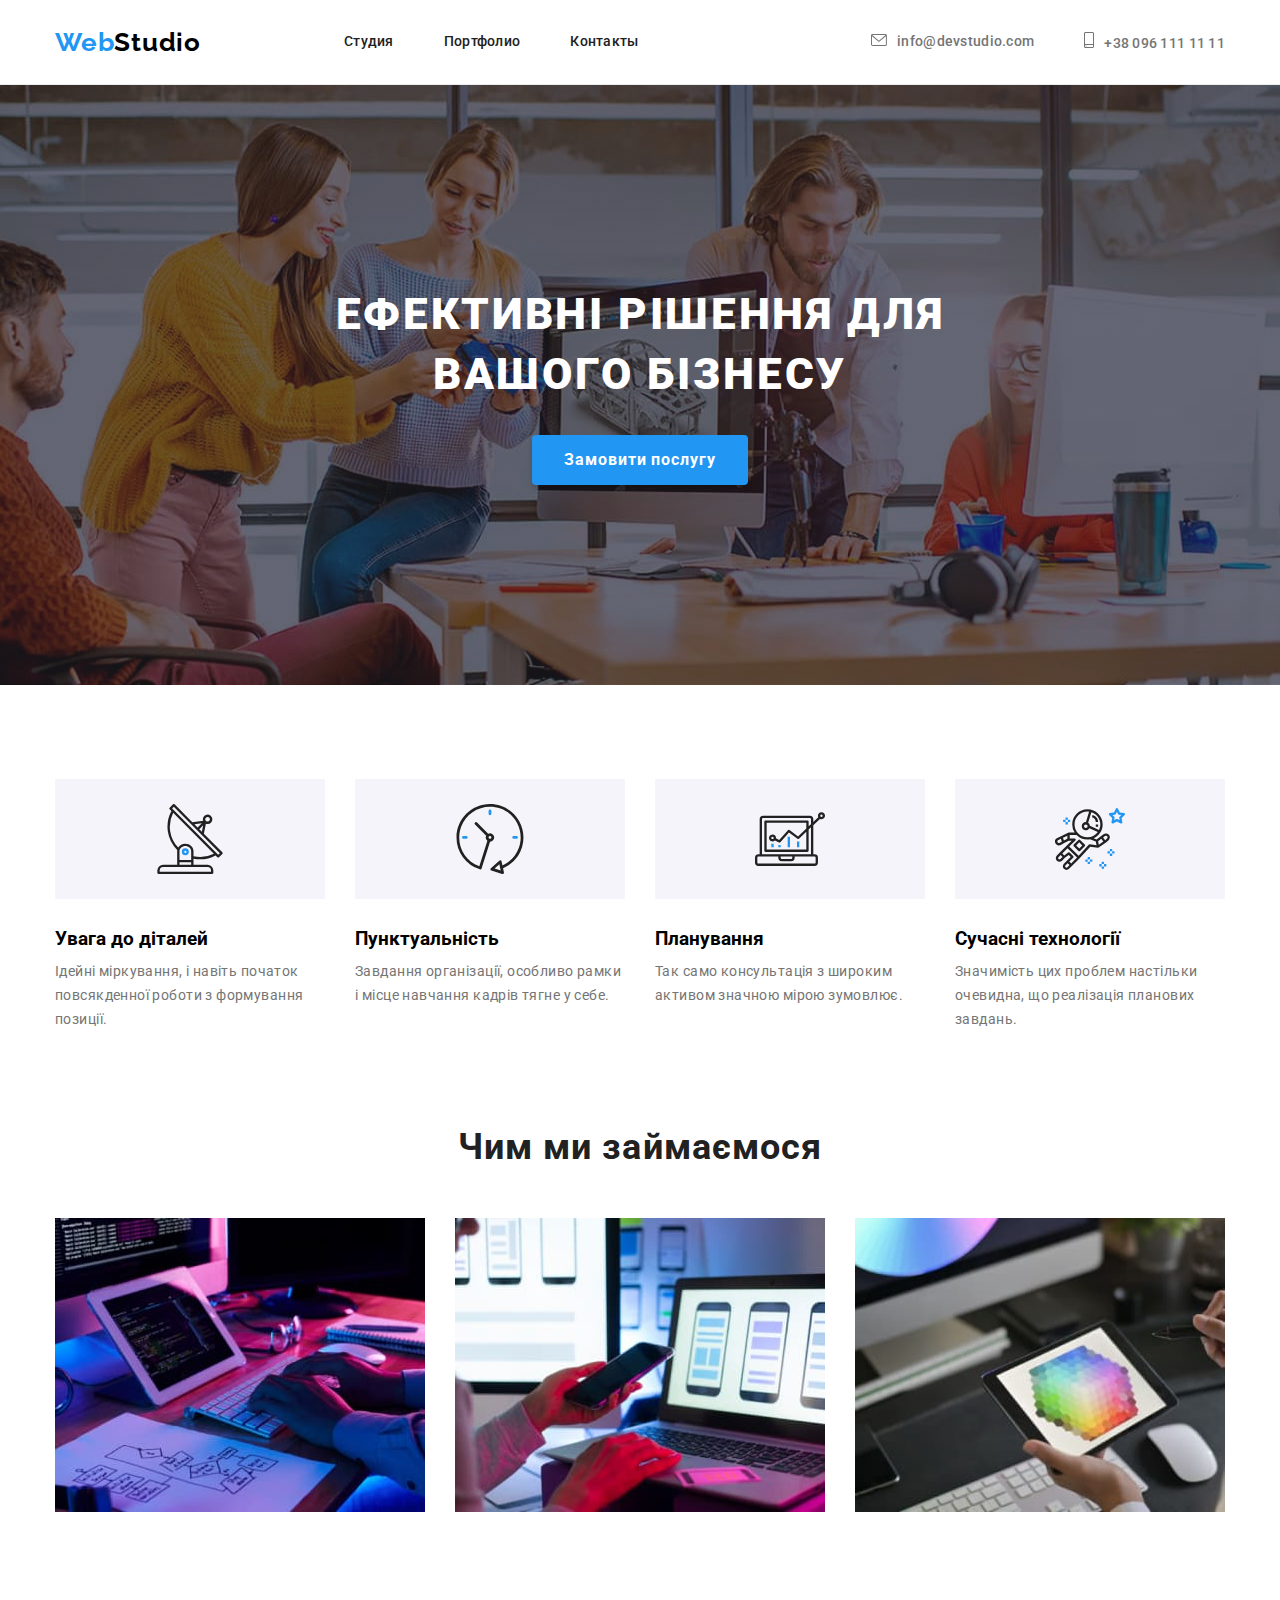
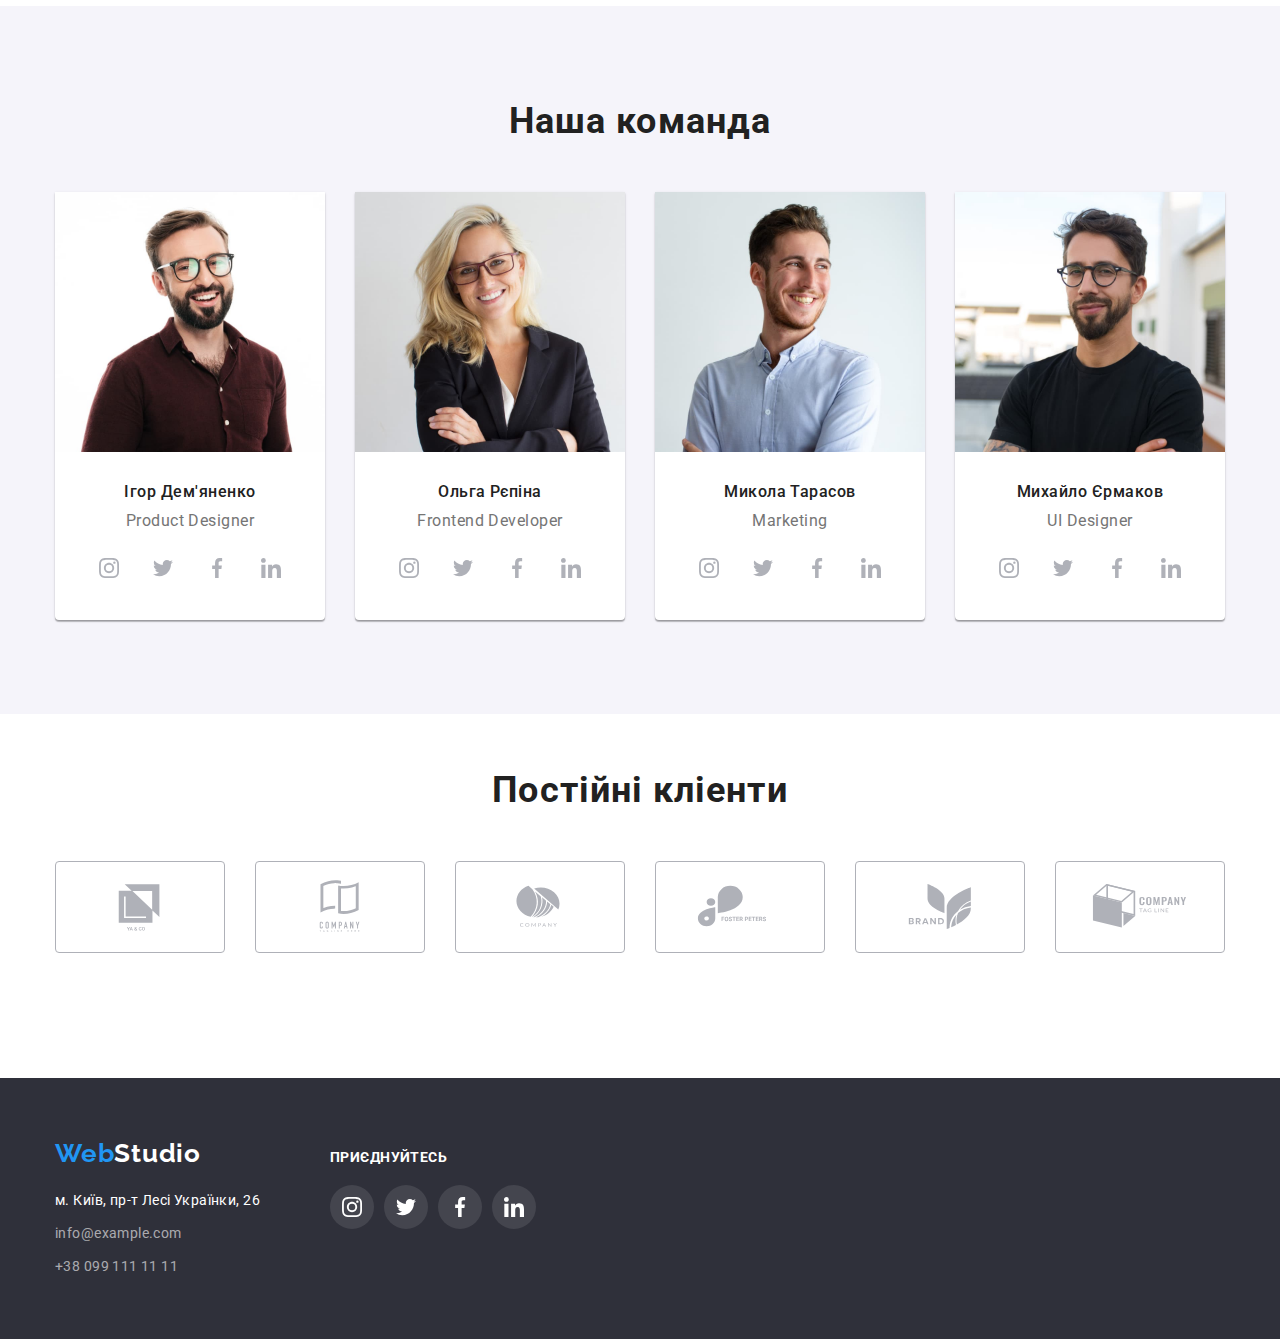
<file: index.html>
<!DOCTYPE html>
<html lang="uk">
<head>
    <meta charset="UTF-8">
    <meta http-equiv="X-UA-Compatible" content="IE=edge">
    <meta name="viewport" content="width=device-width, initial-scale=1.0">
    <title>WebStudio</title>
    <link rel="stylesheet" href="https://cdn.jsdelivr.net/npm/modern-normalize@1.1.0/modern-normalize.min.css">
    <link rel="stylesheet" href="./css/styles.css">
    <link rel="preconnect" href="https://fonts.googleapis.com">
<link rel="preconnect" href="https://fonts.gstatic.com" crossorigin>
<link href="https://fonts.googleapis.com/css2?family=Raleway:wght@700&family=Roboto:wght@400;500;700;900&display=swap" rel="stylesheet">
</head>
<body class="main">
    <!--шапка з навигаціей-->
    <header class="header">
        <div class="container header-page header-container">
            <nav class="header-container"> 
                <a lang="en" class="link header-logo-web" href="#">Web<span class="header-logo-studio">Studio</span></a>   
                <ul class="list header-container">
                    <li><a class="link navigate" href="./index.html">Студия</a></li>
                    <li><a class="link navigate" href="./portfolio.html">Портфолио</a></li>
                    <li><a class="link navigate" href="">Контакты</a></li>
                </ul>
            </nav>    
            <ul class="list header-container">
                <li>
                    <a class="link header-contacts" href="mailto:info@devstudio.com">
                        <svg aria-label="адресса елєктронної пошти" class="post-tel">
                            <use href="./images/sprite.svg#icon-post"></use>
                        </svg>info@devstudio.com
                    </a>
                </li>
                <li>
                    <a class="link header-contacts" href="tel:+380961111111">
                        <svg aria-label="номер мобыльного телефону" class="tel-post">
                            <use href="./images/sprite.svg#icon-smartphone"></use>
                        </svg>+38 096 111 11 11
                    </a>
                </li>
            </ul>
        </div>        
    </header>
    <!--блок герой-->
    <main>
        <section class="hero">
            <div class="container hero-box">
                <h1 class="hero-title">Ефективні рішення для вашого бізнесу</h1>
                <button class="hero-button" type="button">Замовити послугу</button>
            </div>
            
        </section>
        <!--особливості-->
        <section class="features">
            <h2 class="features-title visually-hidden">Особливості</h2>
                 <div class="container">
                    <ul class="list features-container">
                        <li>
                            <div class="features-box">
                                <svg aria-label="іконка антени" class="features-icon">
                                    <use href="./images/sprite.svg#icon-antenna"></use>
                                </svg>
                            </div>
                            <h3 class="features-subtitle">
                                Увага до діталей
                            </h3>
                            <p class="features-text">
                                Ідейні міркування, і навіть початок повсякденної роботи з формування позиції.
                            </p>
                        </li>
                        <li>
                            <div class="features-box">
                                <svg aria-label="іконка часів" class="features-icon">
                                    <use href="./images/sprite.svg#icon-clock"></use>
                                </svg>
                            </div>
                            <h3 class="features-subtitle">
                                Пунктуальність
                            </h3>
                            <p class="features-text">
                                Завдання організації, особливо рамки і місце навчання кадрів тягне у себе.
                            </p>
                        </li>
                        <li>
                            <div class="features-box">
                                <svg aria-label="іконка діаграмми" class="features-icon">
                                    <use href="./images/sprite.svg#icon-diagram"></use>
                                </svg>
                            </div>
                            <h3 class="features-subtitle">
                                Планування
                            </h3>    
                            <p class="features-text">
                                Так само консультація з широким активом значною мірою зумовлює.
                            </p>
                        </li>
                        <li>
                            <div class="features-box">
                                <svg aria-label="іконка астронавта" class="features-icon">
                                    <use href="./images/sprite.svg#icon-astronaut"></use>
                                </svg>
                            </div>
                            <h3 class="features-subtitle">
                                Сучасні технології
                            </h3>
                            <p class="features-text">
                                Значимість цих проблем настільки очевидна, що реалізація планових завдань.
                            </p>
                        </li>
                    </ul>       
                 </div>
        </section>
        <!--чим займаемось-->
        <section class="portfolio">
            <div class="container">
                <h2 class="title portfolio-title">Чим ми займаємося</h2>
                <ul class="list portfolio-container">
                    <li><img src="./images/box1.jpg" alt="розробка вебсторінок" width="370"></li>
                    <li><img src="./images/box2.jpg" alt="розробка мобільних додатків" width="370"></li>
                    <li><img src="./images/box3.jpg" alt="інші веброзробки" width="370"></li>
                </ul>
            </div>        
        </section>
        <!--наша команда-->
        <section class="team">
            <div class="container">
                <h2 class="title team-tatle">Наша команда</h2>
                <ul class="list team-container">
                    <li class="team-fotocard">
                        <img src="./images/img.jpg" alt="фото Ігор Дем'яненко" width="270">
                        <div class="data">
                            <h3 class="team-name">Ігор Дем'яненко</h3>
                            <p class="team-profession">Product Designer</p>
                            <ul class="list list-social">
                                <li>
                                    <a href="#" class="frame-card-social">
                                        <svg aria-label="иконка инстаграму" class="card-social">
                                            <use href="./images/sprite.svg#icon-instagram"></use>
                                        </svg>                                       
                                    </a>
                                </li>
                                <li>
                                    <a href="#" class="frame-card-social">
                                        <svg aria-label="иконка твитеру" class="card-social">
                                            <use href="./images/sprite.svg#icon-twitter"></use>
                                        </svg>
                                    </a>
                                </li>
                                <li>
                                    <a href="#" class="frame-card-social">
                                        <svg aria-label="иконка фуйсбуку" class="card-social">
                                            <use href="./images/sprite.svg#icon-facebook"></use>
                                        </svg>
                                    </a>
                                </li>
                                <li>
                                    <a href="#" class="frame-card-social">
                                        <svg aria-label="иконка линкедин" class="card-social">
                                            <use href="./images/sprite.svg#icon-linkedin"></use>
                                        </svg>
                                    </a>
                                </li>
                            </ul>          
                        </div>
                    </li>
                    <li class="team-fotocard">
                        <img src="./images/img1.jpg" alt="фото Ольга Рєпіна" width="270"> 
                        <div class="data">
                            <h3 class="team-name">Ольга Рєпіна</h3>
                            <p class="team-profession">Frontend Developer</p>
                            <ul class="list list-social">
                                <li>
                                    <a href="#" class="frame-card-social">
                                        <svg aria-label="иконка инстаграму" class="card-social">
                                            <use href="./images/sprite.svg#icon-instagram"></use>
                                        </svg>                                       
                                    </a>
                                </li>
                                <li>
                                    <a href="#" class="frame-card-social">
                                        <svg aria-label="иконка твитеру" class="card-social">
                                            <use href="./images/sprite.svg#icon-twitter"></use>
                                        </svg>
                                    </a>
                                </li>
                                <li>
                                    <a href="#" class="frame-card-social">
                                        <svg aria-label="иконка фуйсбуку" class="card-social">
                                            <use href="./images/sprite.svg#icon-facebook"></use>
                                        </svg>
                                    </a>
                                </li>
                                <li>
                                    <a href="#" class="frame-card-social">
                                        <svg aria-label="иконка линкедин" class="card-social">
                                            <use href="./images/sprite.svg#icon-linkedin"></use>
                                        </svg>
                                    </a>
                                </li>
                            </ul>          
                        </div>
                    </li>
                    <li class="team-fotocard">
                        <img src="./images/img2.jpg" alt="фото Микола Тарасов" width="270">
                        <div class="data">
                            <h3 class="team-name">Микола Тарасов</h3>
                            <p class="team-profession">Marketing</p>
                            <ul class="list list-social">
                                <li>
                                    <a href="#" class="frame-card-social">
                                        <svg aria-label="иконка инстаграму" class="card-social">
                                            <use href="./images/sprite.svg#icon-instagram"></use>
                                        </svg>                                       
                                    </a>
                                </li>
                                <li>
                                    <a href="#" class="frame-card-social">
                                        <svg aria-label="иконка твитеру" class="card-social">
                                            <use href="./images/sprite.svg#icon-twitter"></use>
                                        </svg>
                                    </a>
                                </li>
                                <li>
                                    <a href="#" class="frame-card-social">
                                        <svg aria-label="иконка фуйсбуку" class="card-social">
                                            <use href="./images/sprite.svg#icon-facebook"></use>
                                        </svg>
                                    </a>
                                </li>
                                <li>
                                    <a href="#" class="frame-card-social">
                                        <svg aria-label="иконка линкедин" class="card-social">
                                            <use href="./images/sprite.svg#icon-linkedin"></use>
                                        </svg>
                                    </a>
                                </li>
                            </ul>          
                        </div>
                    </li>
                    <li class="team-fotocard">
                        <img src="./images/img3.jpg" alt="фото Михайло Єрмаков" width="270">
                        <div class="data">
                            <h3 class="team-name">Михайло Єрмаков</h3>
                            <p class="team-profession">UI Designer</p>
                            <ul class="list">
                                <ul class="list list-social">
                                    <li>
                                        <a href="#" class="frame-card-social">
                                            <svg aria-label="иконка инстаграму" class="card-social">
                                                <use href="./images/sprite.svg#icon-instagram"></use>
                                            </svg>                                       
                                        </a>
                                    </li>
                                    <li>
                                        <a href="#" class="frame-card-social">
                                            <svg aria-label="иконка твитеру" class="card-social">
                                                <use href="./images/sprite.svg#icon-twitter"></use>
                                            </svg>
                                        </a>
                                    </li>
                                    <li>
                                        <a href="#" class="frame-card-social">
                                            <svg aria-label="иконка фуйсбуку" class="card-social">
                                                <use href="./images/sprite.svg#icon-facebook"></use>
                                            </svg>
                                        </a>
                                    </li>
                                    <li>
                                        <a href="#" class="frame-card-social">
                                            <svg aria-label="иконка линкедин" class="card-social">
                                                <use href="./images/sprite.svg#icon-linkedin"></use>
                                            </svg>
                                        </a>
                                    </li>
                                </ul>          
                            </ul>                     
                        </div>
                    </li>
                </ul>
            </div>            
        </section>
        <!--Постійні кліенти-->
        <section class="client-container">
            <div class="container client-box">
                <h2 class="title title-client">Постійні кліенти</h2>
                <ul class="client">
                    <li class="list">                        
                        <a class="link client-frame" href="#">                                
                            <svg aria-label="іконка бренду" class="logo-client">
                                <use href="./images/sprite.svg#icon-client-one"></use>
                            </svg>                               
                        </a>    
                    </li>
                    <li class="list">
                        <a class="link client-frame" href="#">                            
                            <svg aria-label="іконка бренду" class="logo-client">
                                <use href="./images/sprite.svg#icon-client-two"></use>
                            </svg>                               
                        </a>    
                    </li>
                    <li class="list">                        
                        <a class="link client-frame" href="#">                            
                            <svg aria-label="іконка бренду" class="logo-client">
                                <use href="./images/sprite.svg#icon-client-three"></use>
                            </svg>                                
                        </a>    
                    </li>
                    <li class="list">                        
                        <a class="link client-frame" href="#">                            
                            <svg aria-label="іконка бренду" class="logo-client">
                                <use href="./images/sprite.svg#icon-client-four"></use>
                            </svg>                                
                        </a>                           
                    </li>
                    <li class="list">                        
                        <a class="link client-frame" href="#">                            
                            <svg aria-label="іконка бренду" class="logo-client">
                                <use href="./images/sprite.svg#icon-client-five"></use>
                            </svg>                                
                        </a>    
                     </li>
                    <li class="list">
                        <a class="link client-frame" href="#">                            
                            <svg aria-label="іконка бренду" class="logo-client">
                                <use href="./images/sprite.svg#icon-client-six"></use>
                            </svg>                                
                        </a>                   
                    </li>
                </ul>
           </div>
        </section>
    </main>
    <!--footer-->
    <footer class="footer">
        <div class="footer-info container">
            <div class="footer-info-contacts">
                <a lang="en" class="link footer-logo-web" href="#">Web<span class="footer-logo-studio">Studio</span></a>
            <address>
                <ul class="list footer-list">
                    <li><a class="link footer-adress" href="http://surl.li/corje" target="_blank">м. Київ, пр-т Лесі Українки, 26</a></li>
                    <li><a class="link footer-contacts" href="mailto:info@example.com">info@example.com</a></li>
                    <li><a class="link footer-contacts" href="tel:+380991111111">+38 099 111 11 11</a></li>
                </ul>
            </address>     
            </div>
            <div class="footer-info-social">
                <p class="footer-text">
                    приєднуйтесь
                </p>
                <ul class="list footer-social-list">
                    <li>
                        <a class="link footer-social" href="#">
                            <svg aria-label="іконка інстаграму" class="footer-social-icon">
                                <use href="./images/sprite.svg#icon-instagram"></use>
                            </svg>
                        </a>
                    </li>
                    <li>
                        <a class="link footer-social" href="#">
                            <svg aria-label="іконка твитеру" class="footer-social-icon">
                                <use href="./images/sprite.svg#icon-twitter"></use>
                            </svg>    
                        </a>
                    </li>
                    <li>
                        <a class="link footer-social" href="#">
                            <svg aria-label="іконка фейсбуку" class="footer-social-icon">
                                <use href="./images/sprite.svg#icon-facebook"></use>
                            </svg>
                        </a>
                    </li>
                    <li>
                        <a class="link footer-social" href="#">
                            <svg aria-label="іконка лінкедину" class="footer-social-icon">
                                <use href="./images/sprite.svg#icon-linkedin"></use>
                            </svg>
                        </a>
                    </li>
                </ul>
            </div>   
        </div>
    </footer>
</body>
</html>
</file>
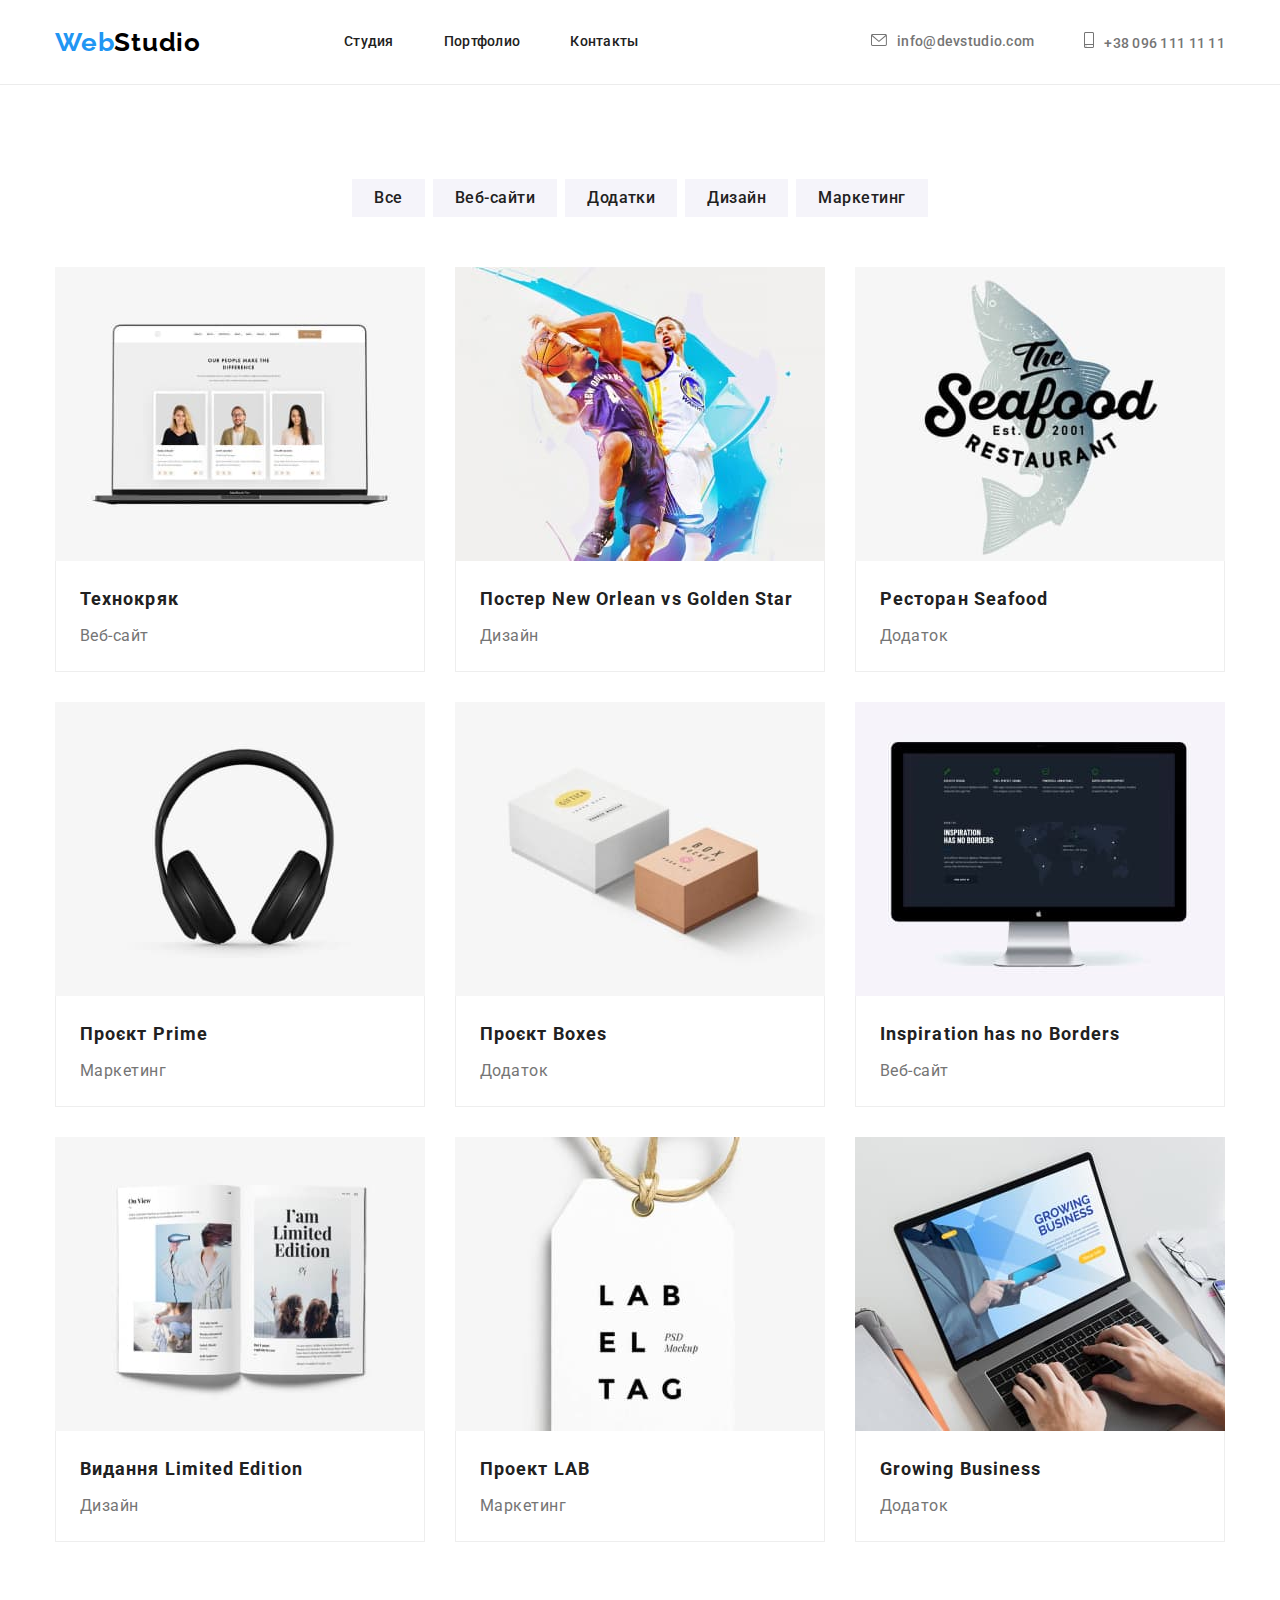
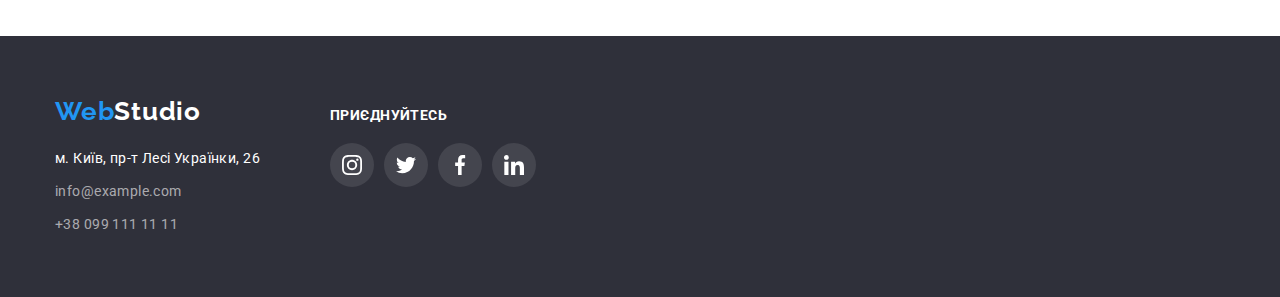
<file: portfolio.html>
<!DOCTYPE html>
<html lang="uk">
<head>
    <meta charset="UTF-8">
    <meta http-equiv="X-UA-Compatible" content="IE=edge">
    <meta name="viewport" content="width=device-width, initial-scale=1.0">
    <title>WebStudio</title>
    <link rel="stylesheet" href="https://cdn.jsdelivr.net/npm/modern-normalize@1.1.0/modern-normalize.min.css">
    <link rel="stylesheet" href="./css/styles.css">
    <link rel="preconnect" href="https://fonts.googleapis.com">
<link rel="preconnect" href="https://fonts.gstatic.com" crossorigin>
<link href="https://fonts.googleapis.com/css2?family=Raleway:wght@700&family=Roboto:wght@400;500;700;900&display=swap" rel="stylesheet">
</head>
<body class="main">
    <!--шапка з навигаціей-->
    <header class="header">
        <div class="container header-page header-container">
            <nav class="header-container"> 
                <a lang="en" class="link header-logo-web" href="#">Web<span class="header-logo-studio">Studio</span></a>   
                <ul class="list header-container">
                    <li><a class="link navigate" href="./index.html">Студия</a></li>
                    <li><a class="link navigate" href="./portfolio.html">Портфолио</a></li>
                    <li><a class="link navigate" href="">Контакты</a></li>
                </ul>
            </nav>    
            <ul class="list header-container">
                <li>
                    <a class="link header-contacts" href="mailto:info@devstudio.com">
                        <svg aria-label="адресса елєктронної пошти" class="post-tel">
                            <use href="./images/sprite.svg#icon-post"></use>
                        </svg>info@devstudio.com
                    </a>
                </li>
                <li>
                    <a class="link header-contacts" href="tel:+380961111111">
                        <svg aria-label="номер мобыльного телефону" class="tel-post">
                            <use href="./images/sprite.svg#icon-smartphone"></use>
                        </svg>+38 096 111 11 11
                    </a>
                </li>
            </ul>
        </div>        
    </header>
    <!-- портфоліо -->
    <main>
        <section class="page-portfolio">
            <div class="container">
                <h1 class="visually-hidden">
                    Портфолио
                </h1>
                <ul class="list page-portfolio-container">
                    <li><button class="page-portfolio-btn" type="button">Все</button></li>
                    <li><button class="page-portfolio-btn" type="button">Веб-сайти</button></li>
                    <li><button class="page-portfolio-btn" type="button">Додатки</button></li>
                    <li><button class="page-portfolio-btn" type="button">Дизайн</button></li>
                    <li><button class="page-portfolio-btn" type="button">Маркетинг</button></li>
                </ul>
                <ul class="list card-container">
                    <li class="item-card">                    
                        <a class="link page-portfolio-card" href="#">
                            <img src="./pic/img11.jpg" alt="Люди з команди" width="370">
                            <div class="data-portfolio-card">
                                <h2 class="page-portfolio-title">Технокряк</h2>
                                <p class="page-portfolio-text">Веб-сайт</p>
                            </div>
                        </a>
                    </li>
                    <li>                    
                        <a class="link page-portfolio-card" href="#">
                            <img src="./pic/img22.jpg" alt="Постер баскетбольного матчу" width="370">
                            <div class="data-portfolio-card">
                                <h2 class="page-portfolio-title">Постер New Orlean vs Golden Star</h2>
                                <p class="page-portfolio-text">Дизайн</p>
                            </div>
                        </a>
                    </li>
                    <li>                    
                        <a class="link page-portfolio-card" href="#">
                            <img src="./pic/img33.jpg" alt="Логотип ресторану" width="370">
                            <div class="data-portfolio-card">
                                <h2 class="page-portfolio-title">Ресторан Seafood</h2>
                                <p class="page-portfolio-text">Додаток</p>
                            </div>
                        </a>
                    </li>
                    <li>                    
                        <a class="link page-portfolio-card" href="#">
                            <img src="./pic/img44.jpg" alt="Навушники" width="370">
                            <div class="data-portfolio-card">
                                <h2 class="page-portfolio-title">Проєкт Prime</h2>
                                <p class="page-portfolio-text">Маркетинг</p>
                            </div>
                        </a>
                    </li>
                    <li>                    
                        <a class="link page-portfolio-card" href="#">
                            <img src="./pic/img55.jpg" alt="Два коробки" width="370">
                            <div class="data-portfolio-card">
                                <h2 class="page-portfolio-title">Проєкт Boxes</h2>
                                 <p class="page-portfolio-text">Додаток</p>
                            </div>
                        </a>
                    </li>
                    <li>                    
                        <a class="link page-portfolio-card" href="#">
                            <img src="./pic/img66.jpg" alt="Монітор з забраженням сайту" width="370">
                            <div class="data-portfolio-card">
                                <h2 class="page-portfolio-title">Inspiration has no Borders</h2>
                                <p class="page-portfolio-text">Веб-сайт</p>
                            </div>
                        </a>
                    </li>
                    <li>                    
                        <a class="link page-portfolio-card" href="#">
                            <img src="./pic/img77.jpg" alt="Книга з картинками" width="370">
                            <div class="data-portfolio-card">
                                <h2 class="page-portfolio-title">Видання Limited Edition</h2>
                                <p class="page-portfolio-text">Дизайн</p>
                            </div>
                        </a>
                    </li>
                    <li>                    
                        <a class="link page-portfolio-card" href="#">
                            <img src="./pic/img88.jpg" alt="Лейба на мотузку" width="370">
                            <div class="data-portfolio-card">
                                <h2 class="page-portfolio-title">Проект LAB</h2>
                                <p class="page-portfolio-text">Маркетинг</p>
                            </div>
                        </a>
                    </li>
                    <li>                    
                        <a class="link page-portfolio-card" href="#">
                            <img src="./pic/img99.jpg" alt="робота на ноутбуку" width="370">
                            <div class="data-portfolio-card">
                                <h2 class="page-portfolio-title">Growing Business</h2>
                                <p class="page-portfolio-text">Додаток</p>
                            </div>
                        </a>
                    </li>
                </ul>
            </div>            
            
        </section>    
    </main>    
    <!--footer-->
    <footer class="footer">
        <div class="footer-info container">
            <div class="footer-info-contacts">
                <a lang="en" class="link footer-logo-web" href="#">Web<span class="footer-logo-studio">Studio</span></a>
            <address>
                <ul class="list footer-list">
                    <li><a class="link footer-adress" href="http://surl.li/corje" target="_blank">м. Київ, пр-т Лесі Українки, 26</a></li>
                    <li><a class="link footer-contacts" href="mailto:info@example.com">info@example.com</a></li>
                    <li><a class="link footer-contacts" href="tel:+380991111111">+38 099 111 11 11</a></li>
                </ul>
            </address>     
            </div>
            <div class="footer-info-social">
                <p class="footer-text">
                    приєднуйтесь
                </p>
                <ul class="list footer-social-list">
                    <li>
                        <a class="link footer-social" href="#">
                            <svg aria-label="іконка інстаграму" class="footer-social-icon">
                                <use href="./images/sprite.svg#icon-instagram"></use>
                            </svg>
                        </a>
                    </li>
                    <li>
                        <a class="link footer-social" href="#">
                            <svg aria-label="іконка твитеру" class="footer-social-icon">
                                <use href="./images/sprite.svg#icon-twitter"></use>
                            </svg>    
                        </a>
                    </li>
                    <li>
                        <a class="link footer-social" href="#">
                            <svg aria-label="іконка фейсбуку" class="footer-social-icon">
                                <use href="./images/sprite.svg#icon-facebook"></use>
                            </svg>
                        </a>
                    </li>
                    <li>
                        <a class="link footer-social" href="#">
                            <svg aria-label="іконка лінкедину" class="footer-social-icon">
                                <use href="./images/sprite.svg#icon-linkedin"></use>
                            </svg>
                        </a>
                    </li>
                </ul>
            </div>   
        </div>
    </footer>
</body>
</html>
</file>
<file: css/styles.css>
/* загальні налаштування стилів */

:root{
    --logo-color: #2196F3;
    --logo-part-two-hdr: #000000;
    --logo-part-two-ftr: #FFFFFF;
    --links-h-f-color: #2196F3;
    --color-heding: #212121;
    --bcg-white: #FFFFFF;
    --ftr-color: #2F303A;
    --hero-bcg: #2F303A;
    --secondary-color-text: #757575;
    --hero-text-btn: #FFFFFF;
    --color-adress-ftr: #FFFFFF;
    --btn-portfolio-bcg: #F5F4FA;
    --bcg-hero: #C4C4C4;
    --color-text-white: #ffffff;
    --bcg-color-grey: #f5f5f5;
}

.main{
    font-family: 'Roboto', sans-serif;
    background-color: var(--bcg-white);
}

.list{
    list-style: none;
}

.link{
    text-decoration: none;
}

img{
    display: block;
}

h1,h2,h3,h4,p{
    margin-top: 0;
    margin-bottom: 0;
}

ul,ol{
    margin-top: 0;
    margin-bottom: 0;
    padding-left: 0;
}

.container{
    width: 1200px;
    margin-left: auto;
    margin-right: auto;
    padding-left: 15px;
    padding-right: 15px;
}

/* шапка */

.header{
    border-bottom:  1px solid #ECECEC;
    background-color: var(--bcg-white);
}

.header-container {
    display: flex;
    column-gap: 50px;
    align-items: center;
}    

.header-page{
    justify-content: space-between;
    
    
}


/* логотип в шапке*/

.header-logo-web{
    display: block;
    font-family: 'Raleway';    
    font-weight: 700;
    font-size: 26px;
    line-height: 0.84;
    letter-spacing: 0.03em;
    padding-top: 24px;
    padding-bottom: 23px;
    color: var(--logo-color);
    margin-right: 93px;
}

.header-logo-studio{
    color:var(--logo-part-two-hdr);
}

/* головна навігація */

.navigate:hover,
.navigate:focus{
    color: var(--links-h-f-color);
}

.navigate{
    display: block;
    font-weight: 500;
    font-size: 14px;
    line-height: 1.14;
    letter-spacing: 0.02em;
    padding-top: 32px;
    padding-bottom: 32px;
    color: var(--color-heding);
}

/* контакти */


.header-contacts:hover,
.header-contacts:focus{
    color: var(--links-h-f-color);
}

.tel-post{
    height: 16px;
    width: 10px;
    margin-right: 10px;
    fill: currentColor;

}

.post-tel{
    height: 12px;
    width: 16px;
    margin-right: 10px;
    fill: currentColor;
}

.header-contacts{
    display: block;
    align-items: center;
    font-family: 'Roboto';
    font-weight: 500;
    font-size: 14px;
    line-height: 1.14;
    letter-spacing: 0.02em;
    padding-top: 32px;
    padding-bottom: 32px;
    color: var(--secondary-color-text);
}

/* блок герой */

.hero{
    padding-top: 200px;
    padding-bottom: 200px;
    background-color: var(--hero-bcg);
    background-image: linear-gradient(rgba(47, 48, 58, 0.4), rgba(47, 48, 58, 0.4)), url(../images/Img-hero.jpg);
    background-position:center center;
    background-size: cover;
    background-color: var(--bcg-hero);
}

.hero-box{
    width: 700px;
}

.hero-title{
    font-weight: 900;
    font-size: 44px;
    line-height: 1.36;
    letter-spacing: 0.06em;
    text-transform: uppercase;
    text-align: center;
    margin-bottom: 30px;
    color: var(--bcg-white);
}

/* кнопка */

.hero-button:hover,
.hero-button:focus{
    background: #188CE8;
    }

.hero-button{
    display: block;
    margin: 0 auto;
    width: 216px;
    height: 50px;
    background-color: #2196F3;
    font-weight: 700;
    font-size: 16px;
    line-height: 1.88;
    letter-spacing: 0.06em;
    box-shadow: 0px 4px 4px rgba(0, 0, 0, 0.15);
    border-radius: 4px;
    border: none;
    color: var(--hero-text-btn);
    cursor: pointer;
}

/* секція особливості */

.features{
    padding-top: 94px;
    padding-bottom: 94px;
    background-color: var(--bcg-white);
}

.features-box{  
    display: flex;  
    align-items: center;
    justify-content: center;
    height: 120px;
    width: 270px;
    background-color:#F5F4FA;
    margin-bottom: 30px;
}   

.features-icon{
    height: 70px;
    width: 70px;
}    

.visually-hidden{
    position: absolute;
    white-space: nowrap;
    width: 1px;
    height: 1px;
    overflow: hidden;
    border: 0;
    padding: 0;
    clip: rect(0 0 0 0);
    clip-path: inset(50%);
    margin: -1px; 
}

.features-container{
    display: flex;
    column-gap: 30px;
}

.features-subtitle{
    margin-bottom: 10px;
}

.features-text{
    font-family: 'Roboto';
    font-style: normal;
    font-weight: 400;
    font-size: 14px;
    line-height: 1.71;
    letter-spacing: 0.03em;
    color: var(--secondary-color-text);
}



/* чим ми займаемось
 та наша команда */

.portfolio{
    padding-bottom: 94px;
    background-color: var(--bcg-white);
}

.portfolio-container{
    display: flex;
    column-gap: 30px;
}

.portfolio-title,
.team-tatle,
.title-client{
    text-align: center;
    margin-bottom: 50px;
    font-weight: 700;
    font-size: 36px;
    line-height: 1.17;
    letter-spacing: 0.03em;
    color: var(--color-heding);
}

.team{
    padding-top: 94px;
    padding-bottom: 94px;
    background-color: var(--btn-portfolio-bcg);
}

.team-container{
    display: flex;
    flex-wrap: wrap;
    gap: 30px;    
}

.team-fotocard{
    box-shadow: 0px 1px 3px rgba(0, 0, 0, 0.12), 0px 1px 1px rgba(0, 0, 0, 0.14), 0px 2px 1px rgba(0, 0, 0, 0.2);
    border-radius: 0px 0px 4px 4px;
    flex-basis: calc(100%-90px) / 4;
    background-color: var(--bcg-white);
}

.data{   
    display: block;
    align-items: center;
    justify-content: center;
    padding: 30px;
}

.team-name{
    text-align: center;
    margin-bottom: 10px;
    font-weight: 500;
    font-size: 16px;
    line-height: 1.19;
    letter-spacing: 0.03em;
    color: var(--color-heding);
}

.team-profession{
    text-align: center;
    font-weight: 400;
    font-size: 16px;
    line-height: 1.19;
    letter-spacing: 0.03em;
    margin-bottom: 16px;
    color: var(--secondary-color-text);
}

.list-social{
    display: flex;
    justify-content: center;
    column-gap: 10px;
}

.frame-card-social{
    display: flex;
    justify-content: center;
    align-items: center;
    height: 44px;
    width: 44px;
    border-radius: 50%;
    background-color: #FFFFFF;
    
}

.frame-card-social:hover,
.frame-card-social:focus{
    background-color: var(--links-h-f-color);
}

.frame-card-social:hover .card-social,
.frame-card-social:focus .card-social{
    fill: var(--bcg-white);
}

.card-social{
    display: flex;
    height: 20px;
    width: 20px;
    fill: #AFB1B8;
}

/* Постійні кліенти */

/* стілі заголовку тут:
.portfolio-title,
.team-tatle,
.title-client*/

.client{
    display: flex;    
    column-gap: 30px;
}


.client-container{
    padding-top: 55px;
    padding-bottom: 125px;
}

.logo-client{
    height: 60px;
    width: 106px;
}

.client-frame{
    display: flex;
    align-items: center;
    justify-content: center;
    fill: #AFB1B8;
    border: 1px solid #AFB1B8;
    border-radius: 4px;
    width: 170px;
    height: 92px;
    background-color: var(--bcg-white);
}


.client-frame:hover,
.client-frame:focus{
    fill: #2196F3;
}

.client-frame:hover,
.client-frame:focus{
    border: 1px solid  #2196F3;
}

/* підвал */


.footer{
    display: flex;
    padding: 60px 0;
    background-color:var(--ftr-color);
}

/* логотип у пидвалі */


.footer-logo-web{
    display: block;
    margin-bottom: 20px;
    font-family: 'Raleway';
    font-weight: 700;
    font-size: 26px;
    line-height: 1.19;
    letter-spacing: 0.03em;
    color: var(--logo-color);
}

.footer-logo-studio{
    color: var(--logo-part-two-ftr);
}




/* контактні данні */


.footer-list{
    display: flex;
    flex-direction: column;
    gap: 9px;
}

.footer-adress:hover,
.footer-adress:focus{
    color: var(--links-h-f-color);
}

.footer-contacts:hover,
.footer-contacts:focus{
    color: var(--links-h-f-color);
}

.footer-adress{
    font-style: normal;
    font-weight: 400;
    font-size: 14px;
    line-height:1.71;
    letter-spacing: 0.03em;
    color: var(--color-adress-ftr);
}

.footer-contacts{
    font-style: normal;
    font-weight: 400;
    font-size: 14px;
    line-height: 1.71;
    letter-spacing: 0.03em;
    color: rgba(255, 255, 255, 0.6);
}

.footer-text{
    font-family: 'Roboto';
    font-style: normal;
    font-weight: 700;
    font-size: 14px;
    line-height: 16px;
    letter-spacing: 0.03em;
    text-transform: uppercase;
    margin-bottom: 20px;
    color: var(--color-text-white);
}

.footer-social-list{
    display: flex;
    column-gap: 10px;
}

.footer-social{
    display: flex;
    align-items: center;
    justify-content: center;
    height: 44px;
    width: 44px;
    border-radius: 50%;
    background-color: rgba(255, 255, 255, 0.1);
}

.footer-social:hover,
.footer-social:focus{
    background-color: var( --links-h-f-color);
}
.footer-social-icon{
    height: 20px;
    width: 20px;
    fill: var(--color-text-white);
}

.footer-info{
    display: flex;
    align-items: baseline;
}

.footer-info-contacts{
    margin-right: 70px;
}



/* сторінка портфоліо */
/* шапка та підвал такіж самі */



/* кнопка */


.page-portfolio-btn:hover,
.page-portfolio-btn:focus{
    color: #FFFFFF;
    background: #2196F3;
    box-shadow: 0px 3px 1px rgba(0, 0, 0, 0.1), 0px 1px 2px rgba(0, 0, 0, 0.08), 0px 2px 2px rgba(0, 0, 0, 0.12);
    border-radius: 4px;
}

.page-portfolio{
    padding-top: 94px;
    padding-bottom: 94px;
}

.page-portfolio-container{
    justify-content: center;
    display: flex;
    column-gap: 8px;
    margin-bottom: 50px;
}

.page-portfolio-btn{
    padding: 6px 22px;
    border: none;
    font-family: inherit;
    font-weight: 500;
    font-size: 16px;
    line-height: 1.63;
    text-align: center;
    letter-spacing: 0.03em;
    color: #212121;
    background-color: #F5F4FA;
    cursor: pointer;
}

/* фильтри та карточки */

.item-card{
    flex-basis: calc(100%-60px) / 3;
}

.card-container{
    display: flex;
    flex-wrap: wrap;
    gap: 30px;
}

.data-portfolio-card{
    border: solid 1px #EEEEEE;
    border-top: none;   
    padding: 20px 24px;
}

.page-portfolio-card:hover,
.page-portfolio-card:focus {
    box-shadow: 0px 1px 1px rgba(0, 0, 0, 0.12), 0px 4px 4px rgba(0, 0, 0, 0.06), 1px 4px 6px rgba(0, 0, 0, 0.16);
}    

img{
    display: block;
}

.page-portfolio-card{
    display: block;
    background-color: var(--bcg-white);
}

.page-portfolio-title{
    margin-bottom: 4px;
    font-style: normal;
    font-weight: 700;
    font-size: 18px;
    line-height: 2;
    letter-spacing: 0.06em;
    color: var(--color-heding);
}

.page-portfolio-text{
    font-style: normal;
    font-weight: 400;
    font-size: 16px;
    line-height: 1.88;
    letter-spacing: 0.03em;
    color: var(--secondary-color-text);
}
</file>
